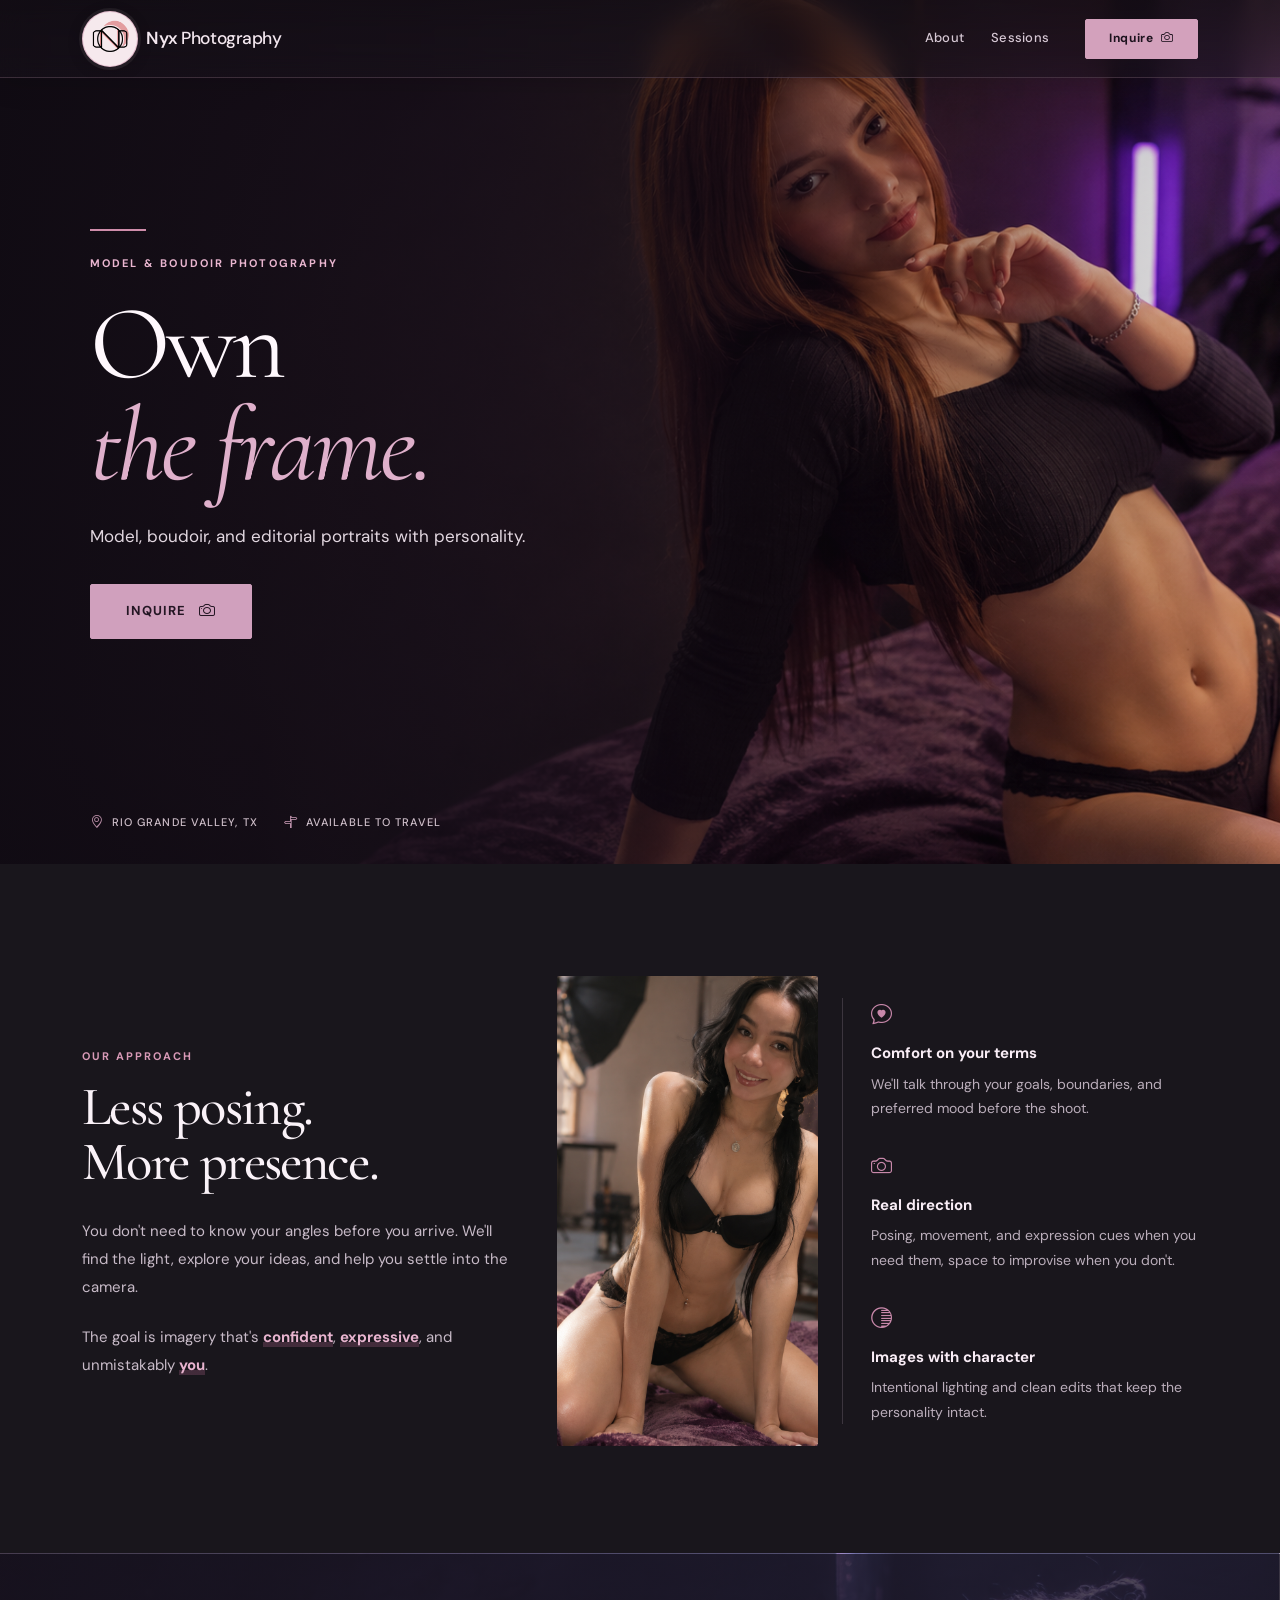
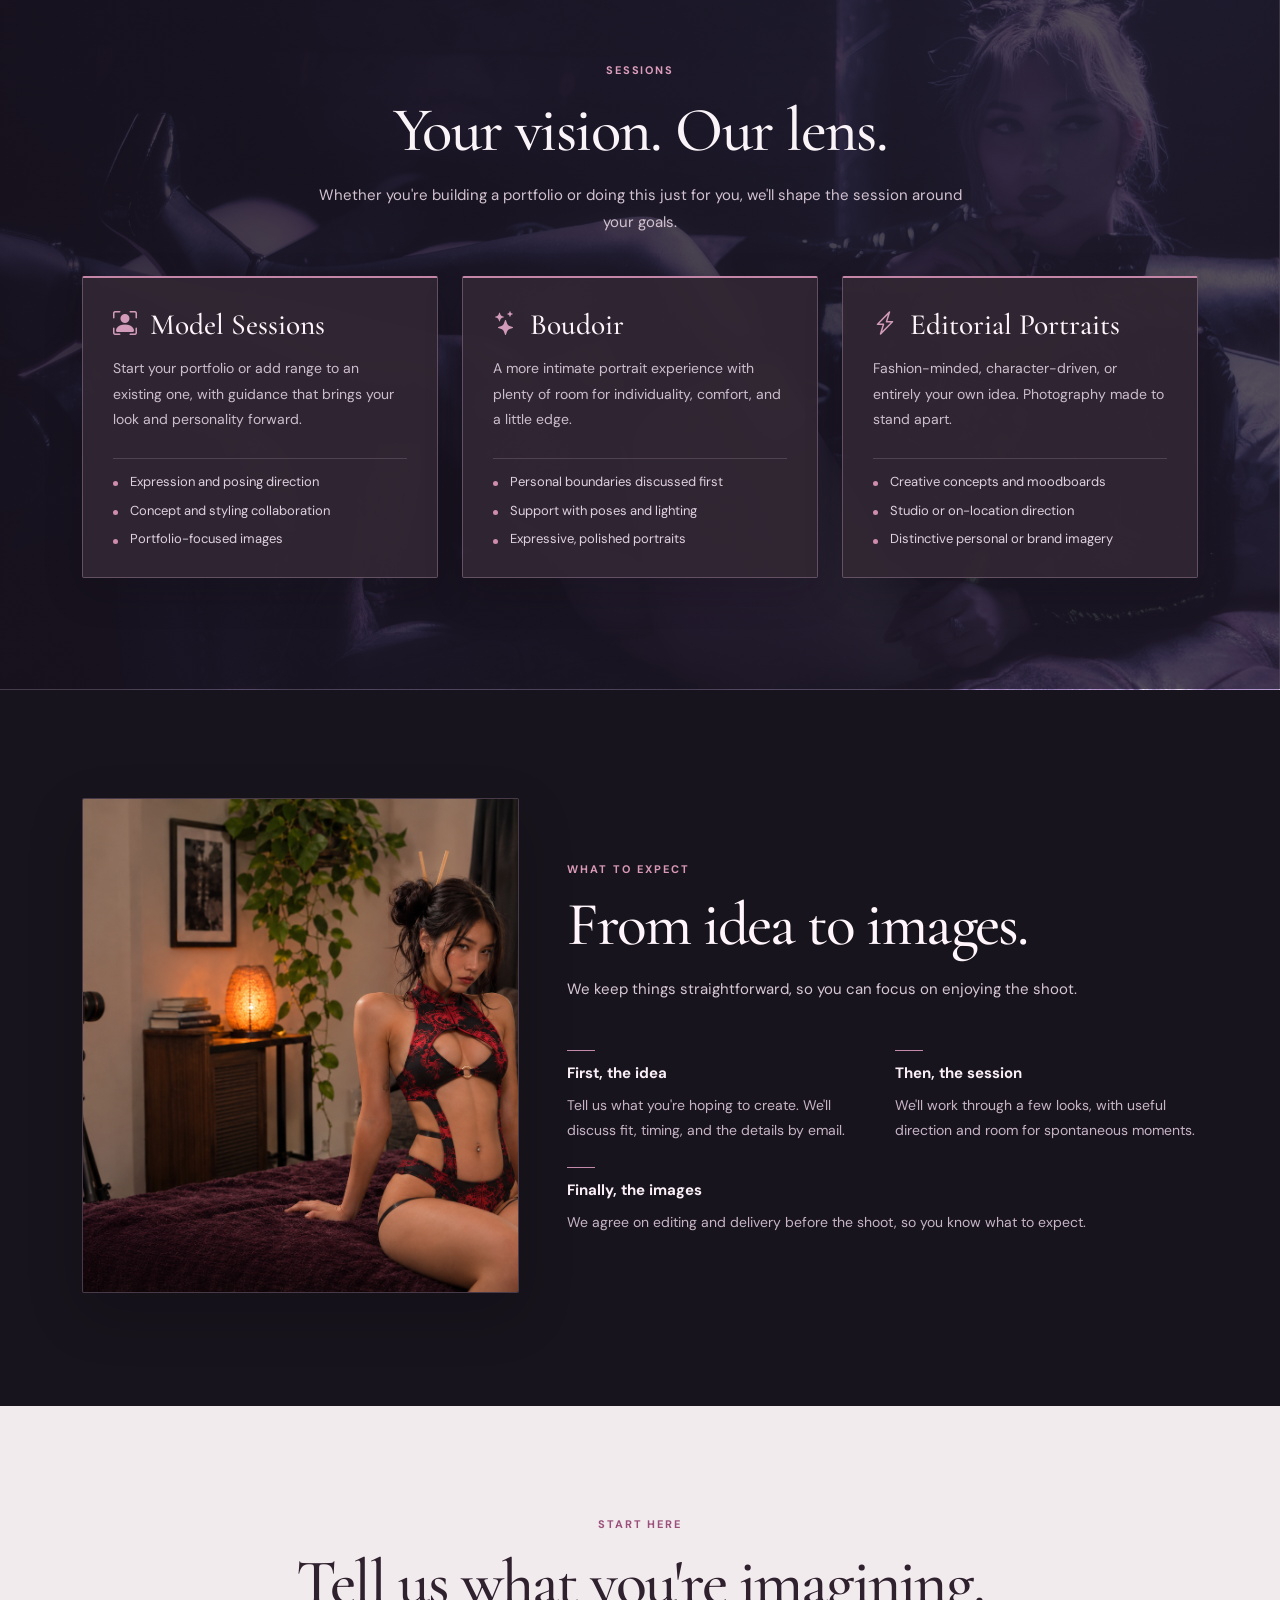
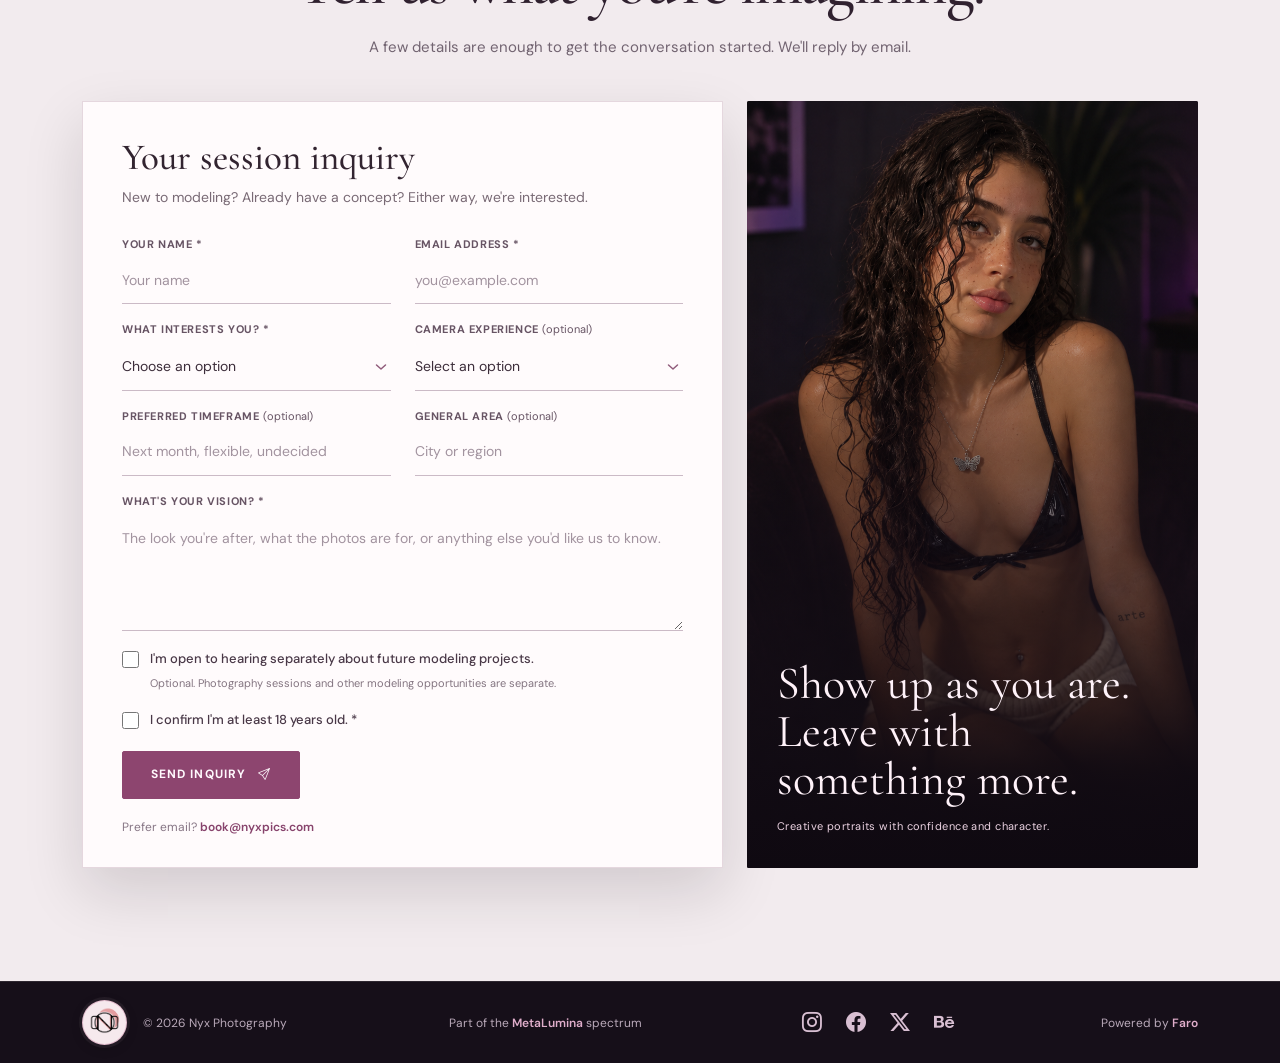
<file: index.html>
<!DOCTYPE html>
<html lang="en">
<head>
  <meta charset="utf-8">
  <meta name="viewport" content="width=device-width, initial-scale=1">
  <meta name="robots" content="index, follow">
  <meta name="theme-color" content="#1b151e">
  <title>Nyx Photography | Model &amp; Boudoir Photographer in the RGV</title>
  <meta name="description" content="Model portfolio, boudoir, and editorial portrait photography in the Rio Grande Valley, TX. Creative direction, a comfortable experience, and images with character.">
  <meta name="keywords" content="Nyx Photography, Nyx Boudoir, model photographer Rio Grande Valley, model portfolio photography RGV, boudoir photographer South Texas, editorial portraits Harlingen, portrait photographer RGV">
  <link rel="canonical" href="https://nyxpics.com/">

  <!-- Social previews -->
  <meta property="og:type" content="website">
  <meta property="og:site_name" content="Nyx Photography">
  <meta property="og:title" content="Nyx Photography | Own the Frame">
  <meta property="og:description" content="Model, boudoir, and editorial portrait sessions with personality. Build your look, find your confidence, and inquire about a shoot.">
  <meta property="og:url" content="https://nyxpics.com/">
  <meta property="og:image" content="https://nyxpics.com/assets/img/hero.png">
  <meta property="og:image:alt" content="Expressive editorial portrait in a moody studio setting">
  <meta name="twitter:card" content="summary_large_image">
  <meta name="twitter:title" content="Nyx Photography | Model, Boudoir &amp; Editorial Sessions">
  <meta name="twitter:description" content="Portrait sessions with personality, natural direction, and an editorial edge.">
  <meta name="twitter:image" content="https://nyxpics.com/assets/img/hero.png">

  <link href="assets/img/favIcon.png" rel="icon" type="image/png">
  <link href="assets/img/favIcon.png" rel="apple-touch-icon">
  <link rel="preconnect" href="https://fonts.googleapis.com">
  <link rel="preconnect" href="https://fonts.gstatic.com" crossorigin>
  <link href="https://fonts.googleapis.com/css2?family=Cormorant+Garamond:ital,wght@0,400;0,500;0,600;1,400;1,500&family=DM+Sans:wght@400;500;600;700&display=swap" rel="stylesheet">
  <link href="assets/vendor/bootstrap/css/bootstrap.min.css" rel="stylesheet">
  <link href="assets/vendor/bootstrap-icons/bootstrap-icons.css" rel="stylesheet">
  <link href="assets/css/main.css" rel="stylesheet">

  <!-- Existing Nyx GA4 property -->
  <script async src="https://www.googletagmanager.com/gtag/js?id=G-DT9BGRNDVZ"></script>
  <script>
    window.dataLayer = window.dataLayer || [];
    function gtag(){ dataLayer.push(arguments); }
    gtag('js', new Date());
    gtag('config', 'G-DT9BGRNDVZ');
  </script>
  <!-- Based on BootstrapMade Strada; commercial license held by the site owner. -->
</head>
<body class="index-page nyx-page">
  <header id="header" class="header d-flex align-items-center fixed-top">
    <div class="container position-relative d-flex align-items-center justify-content-between">
      <a href="#hero" class="logo d-flex align-items-center me-auto me-xl-0" aria-label="Nyx Photography home">
        <img src="assets/img/logo.png" alt="" width="64" height="64">
        <span class="brand-wordmark ms-2">Nyx <span class="brand-subtle">Photography</span></span>
      </a>
      <nav id="navmenu" class="navmenu" aria-label="Main navigation">
        <ul>
          <li><a href="#approach">About</a></li>
          <li><a href="#services">Sessions</a></li>
        </ul>
        <button type="button" class="mobile-nav-toggle d-xl-none bi bi-list" aria-label="Open navigation"></button>
      </nav>
      <a class="cta-btn d-none d-sm-inline-flex align-items-center gap-2" href="#contact">Inquire <i class="bi bi-camera" aria-hidden="true"></i></a>
    </div>
  </header>

  <main class="main">
    <!-- Conversion-first photographic hero. -->
    <section id="hero" class="hero section" aria-labelledby="hero-title">
      <div class="cinema-slider">
        <div class="cinema-frame static-frame">
          <img src="assets/img/hero.png" alt="Confident adult woman in a low-lit editorial portrait" width="1920" height="1080" fetchpriority="high">
          <div class="frame-overlay" aria-hidden="true"></div>
          <div class="frame-content">
            <div class="content-inner">
              <div class="accent-line" aria-hidden="true"></div>
              <span class="tag-label">Model &amp; boudoir photography</span>
              <h1 id="hero-title" class="hero-heading">Own <em>the frame.</em></h1>
              <p>Model, boudoir, and editorial portraits with personality.</p>
              <a href="#contact" class="refined-btn">Inquire <i class="bi bi-camera" aria-hidden="true"></i></a>
            </div>
          </div>
          <div class="hero-location" aria-label="Service area and travel">
            <span class="hero-location-item"><i class="bi bi-geo-alt" aria-hidden="true"></i> Rio Grande Valley, TX</span>
            <span class="hero-location-item"><i class="bi bi-signpost-split" aria-hidden="true"></i> Available to travel</span>
          </div>
        </div>
      </div>
    </section>

    <!-- Confidence, guidance, and an editorial point of view. -->
    <section id="approach" class="about section" aria-labelledby="approach-title">
      <div class="container">
        <div class="row gy-5 align-items-center">
          <div class="col-lg-5">
            <div class="content-block">
              <span class="eyebrow text-uppercase d-inline-block mb-3">Our approach</span>
              <h2 id="approach-title" class="content-heading">Less posing.<br>More presence.</h2>
              <p class="content-lead">You don't need to know your angles before you arrive. We'll find the light, explore your ideas, and help you settle into the camera.</p>
              <p class="content-lead">The goal is imagery that's <strong class="nyx-emphasis">confident</strong>, <strong class="nyx-emphasis">expressive</strong>, and unmistakably <strong class="nyx-emphasis">you</strong>.</p>
            </div>
          </div>
          <div class="col-lg-3">
            <div class="image-block">
              <img src="assets/img/approach.png" alt="Relaxed adult subject in a warm, intimate portrait setting" width="1200" height="1600" loading="lazy">
            </div>
          </div>
          <div class="col-lg-4">
            <div class="features-block">
              <div class="feature-entry">
                <i class="bi bi-chat-heart" aria-hidden="true"></i>
                <h3>Comfort on your terms</h3>
                <p>We'll talk through your goals, boundaries, and preferred mood before the shoot.</p>
              </div>
              <div class="feature-entry">
                <i class="bi bi-camera" aria-hidden="true"></i>
                <h3>Real direction</h3>
                <p>Posing, movement, and expression cues when you need them, space to improvise when you don't.</p>
              </div>
              <div class="feature-entry">
                <i class="bi bi-shadows" aria-hidden="true"></i>
                <h3>Images with character</h3>
                <p>Intentional lighting and clean edits that keep the personality intact.</p>
              </div>
            </div>
          </div>
        </div>
      </div>
    </section>

    <!-- Model-first session offerings with a restrained photographic backdrop. -->
    <section id="services" class="services services-photo-bg section light-background" aria-labelledby="services-title">
      <div class="container">
        <div class="row justify-content-center">
          <div class="col-lg-9 text-center">
            <div class="intro-block">
              <span class="label-tag">Sessions</span>
              <h2 id="services-title">Your vision. Our lens.</h2>
              <p>Whether you're building a portfolio or doing this just for you, we'll shape the session around your goals.</p>
            </div>
          </div>
        </div>
        <div class="row g-4 mt-3">
          <div class="col-lg-4 col-md-6">
            <article class="item-card">
              <h3><span class="icon-wrap" aria-hidden="true"><i class="bi bi-person-bounding-box"></i></span> Model Sessions</h3>
              <p>Start your portfolio or add range to an existing one, with guidance that brings your look and personality forward.</p>
              <ul class="service-points">
                <li>Expression and posing direction</li>
                <li>Concept and styling collaboration</li>
                <li>Portfolio-focused images</li>
              </ul>
            </article>
          </div>
          <div class="col-lg-4 col-md-6">
            <article class="item-card">
              <h3><span class="icon-wrap" aria-hidden="true"><i class="bi bi-stars"></i></span> Boudoir</h3>
              <p>A more intimate portrait experience with plenty of room for individuality, comfort, and a little edge.</p>
              <ul class="service-points">
                <li>Personal boundaries discussed first</li>
                <li>Support with poses and lighting</li>
                <li>Expressive, polished portraits</li>
              </ul>
            </article>
          </div>
          <div class="col-lg-4 col-md-12">
            <article class="item-card">
              <h3><span class="icon-wrap" aria-hidden="true"><i class="bi bi-lightning-charge"></i></span> Editorial Portraits</h3>
              <p>Fashion-minded, character-driven, or entirely your own idea. Photography made to stand apart.</p>
              <ul class="service-points">
                <li>Creative concepts and moodboards</li>
                <li>Studio or on-location direction</li>
                <li>Distinctive personal or brand imagery</li>
              </ul>
            </article>
          </div>
        </div>
      </div>
    </section>

    <!-- Session guidance with one featured photograph and an uncluttered background. -->
    <section id="experience" class="moments section" aria-labelledby="experience-title">
      <div class="container experience-content">
        <div class="row gy-5 gx-lg-5 align-items-center">
          <div class="col-lg-5">
            <div class="moment-photo">
              <img src="assets/img/experience.png" alt="A portrait session in a warmly lit creative studio" width="1600" height="1200" loading="lazy">
            </div>
          </div>
          <div class="col-lg-7">
            <span class="eyebrow text-uppercase d-inline-block mb-3">What to expect</span>
            <h2 id="experience-title">From idea to images.</h2>
            <p>We keep things straightforward, so you can focus on enjoying the shoot.</p>
            <div class="row g-4 mt-2">
              <div class="col-md-6">
                <h3>First, the idea</h3>
                <p>Tell us what you're hoping to create. We'll discuss fit, timing, and the details by email.</p>
              </div>
              <div class="col-md-6">
                <h3>Then, the session</h3>
                <p>We'll work through a few looks, with useful direction and room for spontaneous moments.</p>
              </div>
              <div class="col-md-12">
                <h3>Finally, the images</h3>
                <p>We agree on editing and delivery before the shoot, so you know what to expect.</p>
              </div>
            </div>
          </div>
        </div>
      </div>
    </section>

    <!-- Single email-first conversion destination. -->
    <section id="contact" class="contact section light-background" aria-labelledby="contact-title">
      <div class="container section-title">
        <span class="eyebrow text-uppercase d-inline-block mb-3">Start here</span>
        <h2 id="contact-title">Tell us what you're imagining.</h2>
        <p>A few details are enough to get the conversation started. We'll reply by email.</p>
      </div>
      <div class="container">
        <div class="row gy-5 align-items-stretch">
          <div class="col-lg-7">
            <div class="form-wrapper">
              <h3>Your session inquiry</h3>
              <p>New to modeling? Already have a concept? Either way, we're interested.</p>
              <form id="nyx-inquiry-form" class="nyx-inquiry-form php-email-form" action="https://submit-form.com/ZRr2nRjG8" method="POST" accept-charset="UTF-8">
                <input type="hidden" name="_email.subject" value="[NYX] Photography Inquiry">
                <input type="hidden" name="_email.from" value="Nyx Photography">
                <input type="hidden" name="channel" value="Nyx Photography">
                <div class="visually-hidden" aria-hidden="true">
                  <label for="nyx-honeypot">Leave this field empty</label>
                  <input type="text" name="_honeypot" id="nyx-honeypot" tabindex="-1" autocomplete="off">
                </div>
                <div class="row">
                  <div class="col-md-6 form-group">
                    <label for="nyx-name">Your name *</label>
                    <input type="text" class="form-control" id="nyx-name" name="name" placeholder="Your name" autocomplete="name" maxlength="120" required>
                  </div>
                  <div class="col-md-6 form-group">
                    <label for="nyx-email">Email address *</label>
                    <input type="email" class="form-control" id="nyx-email" name="email" placeholder="you@example.com" autocomplete="email" maxlength="254" required>
                  </div>
                </div>
                <div class="row">
                  <div class="col-md-6 form-group">
                    <label for="nyx-type">What interests you? *</label>
                    <select class="form-control" id="nyx-type" name="session_type" required>
                      <option value="" selected disabled>Choose an option</option>
                      <option value="Model photography">Model photography</option>
                      <option value="Boudoir session">Boudoir session</option>
                      <option value="Editorial portraits">Editorial portraits</option>
                      <option value="Creative collaboration inquiry">Creative collaboration inquiry</option>
                      <option value="Not sure yet">Not sure yet</option>
                    </select>
                  </div>
                  <div class="col-md-6 form-group">
                    <label for="nyx-experience">Camera experience <span class="optional">(optional)</span></label>
                    <select class="form-control" id="nyx-experience" name="camera_experience">
                      <option value="" selected>Select an option</option>
                      <option value="First professional session">My first professional shoot</option>
                      <option value="A few shoots">I've done a few shoots</option>
                      <option value="Experienced">I'm experienced</option>
                      <option value="Prefer not to say">Prefer not to say</option>
                    </select>
                  </div>
                </div>
                <div class="row">
                  <div class="col-md-6 form-group">
                    <label for="nyx-timeframe">Preferred timeframe <span class="optional">(optional)</span></label>
                    <input class="form-control" id="nyx-timeframe" name="date_window" type="text" placeholder="Next month, flexible, undecided" maxlength="120">
                  </div>
                  <div class="col-md-6 form-group">
                    <label for="nyx-location">General area <span class="optional">(optional)</span></label>
                    <input class="form-control" id="nyx-location" name="location" type="text" placeholder="City or region" maxlength="180">
                  </div>
                </div>
                <div class="form-group">
                  <label for="nyx-message">What's your vision? *</label>
                  <textarea class="form-control" id="nyx-message" name="message" rows="4" maxlength="4000" required placeholder="The look you're after, what the photos are for, or anything else you'd like us to know."></textarea>
                </div>
                <div class="form-group consent-group">
                  <label class="consent-line" for="nyx-opportunities">
                    <input type="checkbox" id="nyx-opportunities" name="separate_modeling_opportunities" value="Yes, interested">
                    <span>I'm open to hearing separately about future modeling projects.</span>
                  </label>
                  <small>Optional. Photography sessions and other modeling opportunities are separate.</small>
                </div>
                <div class="form-group consent-group">
                  <label class="consent-line" for="nyx-adult">
                    <input type="checkbox" id="nyx-adult" name="adult_confirmation" value="Yes, 18 or older" required>
                    <span>I confirm I'm at least 18 years old. *</span>
                  </label>
                </div>
                <div id="nyx-form-status" class="form-response" role="status" aria-live="polite"></div>
                <div class="form-footer">
                  <button type="submit" id="nyx-submit">Send Inquiry <i class="bi bi-send" aria-hidden="true"></i></button>
                </div>
                <p class="form-footnote">Prefer email? <a href="mailto:book@nyxpics.com">book@nyxpics.com</a></p>
              </form>
            </div>
          </div>
          <div class="col-lg-5">
            <div class="photo-panel">
              <img src="assets/img/inquiry.png" alt="Expressive portrait in a rich, low-lit studio interior" width="1200" height="1600" loading="lazy">
              <div class="panel-copy">
                <strong>Show up as you are.<br>Leave with something more.</strong>
                <small>Creative portraits with confidence and character.</small>
              </div>
            </div>
          </div>
        </div>
      </div>
    </section>
  </main>

  <footer id="footer" class="footer">
    <div class="container">
      <div class="footer-main">
        <div class="row align-items-center gy-3 gx-4">
          <div class="col-lg-3 col-md-6">
            <div class="brand-section d-flex align-items-center gap-3">
              <a href="#hero" class="logo" aria-label="Back to top"><img src="assets/img/logo.png" alt="" width="64" height="64" loading="lazy"></a>
              <small>© <span id="year">2026</span> Nyx Photography</small>
            </div>
          </div>
          <div class="col-lg-4 col-md-6 text-lg-center">
            <span>Part of the <a class="spectrum-link" href="https://metalumina.studio/" target="_blank" rel="noopener noreferrer">MetaLumina</a> spectrum</span>
          </div>
          <div class="col-lg-3 col-md-6">
            <div class="d-flex gap-3 justify-content-lg-center">
              <a href="https://www.instagram.com/nyx.boudoir" target="_blank" rel="noopener noreferrer" aria-label="Nyx on Instagram"><i class="bi bi-instagram fs-5" aria-hidden="true"></i></a>
              <a href="https://www.facebook.com/nyxboudoir" target="_blank" rel="noopener noreferrer" aria-label="Nyx on Facebook"><i class="bi bi-facebook fs-5" aria-hidden="true"></i></a>
              <a href="https://www.twitter.com/NyxPhotographs/" target="_blank" rel="noopener noreferrer" aria-label="Nyx on X"><i class="bi bi-twitter-x fs-5" aria-hidden="true"></i></a>
              <a href="https://www.behance.net/nyxphotography" target="_blank" rel="noopener noreferrer" aria-label="Nyx on Behance"><i class="bi bi-behance fs-5" aria-hidden="true"></i></a>
            </div>
          </div>
          <div class="col-lg-2 col-md-6 text-lg-end">
            <small>Powered by <a href="https://farodigitalstudio.com/" target="_blank" rel="noopener noreferrer">Faro</a></small>
          </div>
        </div>
      </div>
    </div>
  </footer>

  <a href="#" id="scroll-top" class="scroll-top d-flex align-items-center justify-content-center" aria-label="Back to top"><i class="bi bi-arrow-up-short" aria-hidden="true"></i></a>

  <script type="application/ld+json">
  {
    "@context": "https://schema.org",
    "@type": "ProfessionalService",
    "name": "Nyx Photography",
    "alternateName": "Nyx Boudoir",
    "url": "https://nyxpics.com/",
    "image": "https://nyxpics.com/assets/img/hero.png",
    "email": "book@nyxpics.com",
    "description": "Model portfolio photography, boudoir sessions and creative editorial portraits for adults in South Texas, with travel by arrangement.",
    "areaServed": ["Rio Grande Valley", "South Texas"],
    "hasOfferCatalog": {
      "@type": "OfferCatalog",
      "name": "Photography sessions",
      "itemListElement": [
        {"@type": "Offer", "itemOffered": {"@type": "Service", "name": "Model portfolio photography"}},
        {"@type": "Offer", "itemOffered": {"@type": "Service", "name": "Boudoir photography"}},
        {"@type": "Offer", "itemOffered": {"@type": "Service", "name": "Editorial portrait photography"}}
      ]
    },
    "sameAs": [
      "https://www.instagram.com/nyx.boudoir",
      "https://www.facebook.com/nyxboudoir",
      "https://www.twitter.com/NyxPhotographs/",
      "https://www.behance.net/nyxphotography"
    ]
  }
  </script>

  <!-- Nyx-specific navigation and Formspark form handling. -->
  <script src="assets/vendor/bootstrap/js/bootstrap.bundle.min.js"></script>
  <script src="assets/js/main.js"></script>
  <script>
    document.getElementById('year').textContent = new Date().getFullYear();
  </script>
</body>
</html>
</file>
<file: assets/css/main.css>
/**
 * Nyx Photography | MetaLumina Spectrum
 * Shared technical foundation: BootstrapMade Strada
 * Visual direction: noir plum, muted rose, cinematic editorial portraiture.
 * Only the selectors used by Nyx's lean single-page build are retained.
 */

/* 01 | Brand tokens and global styles */
:root {
  --default-font: "DM Sans", system-ui, -apple-system, "Segoe UI", sans-serif;
  --heading-font: "Cormorant Garamond", Georgia, serif;
  --nav-font: "DM Sans", system-ui, sans-serif;
  --background-color: #19161c;
  --default-color: #cfc3ce;
  --heading-color: #faf2f8;
  --accent-color: #c786a7;
  --surface-color: #28212b;
  --contrast-color: #17121a;
  --nyx-ink: #19161c;
  --nyx-ink-deep: #120f15;
  --nyx-plum: #271e2b;
  --nyx-paper: #f5eef1;
  --nyx-rose: #c786a7;
  --nyx-rose-soft: #e8bfcf;
  --nyx-line: rgba(238, 216, 233, .16);
  --nyx-border-dark: rgba(46, 30, 42, .16);
  --nyx-shadow: 0 24px 56px rgba(18, 12, 18, .14);
}
.light-background {
  --background-color: #251e28;
  --surface-color: #2f2532;
  --default-color: #cfc2cf;
  --heading-color: #fcf5fa;
}
*, *::before, *::after { box-sizing: border-box; }
html { scroll-behavior: smooth; }
body {
  min-width: 320px;
  margin: 0;
  background: var(--nyx-ink);
  color: var(--default-color);
  font: 400 15px/1.7 var(--default-font);
  -webkit-font-smoothing: antialiased;
  text-rendering: optimizeLegibility;
}
body.mobile-nav-active { overflow: hidden; }
img { display: block; max-width: 100%; }
button, input, textarea, select { font: inherit; }
a { color: var(--accent-color); text-decoration: none; transition: color .2s, background-color .2s, border-color .2s; }
a:hover { color: var(--nyx-rose-soft); text-decoration: none; }
a:focus-visible, button:focus-visible, input:focus-visible, textarea:focus-visible, select:focus-visible {
  outline: 2px solid #d6a1c0; outline-offset: 3px;
}
h1, h2, h3, h4, h5, h6 { color: var(--heading-color); font-family: var(--heading-font); text-wrap: balance; }
::selection { background: #aa698b; color: #fff; }
section, .section {
  position: relative;
  padding: 88px 0;
  color: var(--default-color);
  background: var(--background-color);
  overflow: clip;
  scroll-margin-top: 83px;
}
.section-title { text-align: center; padding-bottom: 40px; }
.section-title h2 { margin: 0 0 17px; font-size: clamp(2.9rem, 5vw, 4.5rem); font-weight: 500; letter-spacing: -.03em; line-height: 1.07; }
.section-title p { max-width: 640px; margin: 0 auto; font-size: 15px; line-height: 1.8; }
.eyebrow {
  display: inline-block; color: #d99ab7; font-size: 11px; font-weight: 700;
  line-height: 1.5; letter-spacing: .18em; text-transform: uppercase;
}

/* 02 | Fixed header and responsive navigation */
.index-page #header {
  position: fixed; inset: 0 0 auto; z-index: 997;
  min-height: 78px; padding: 10px 0;
  color: #f9eef6;
  /* Keep one consistent appearance at every scroll position. Swapping a
     gradient for a solid fill caused a visible snap near the scroll threshold. */
  background: linear-gradient(180deg, rgba(19, 14, 21, .66), rgba(24, 18, 27, .51));
  border-bottom: 1px solid rgba(231, 188, 218, .19);
  box-shadow: 0 8px 24px rgba(5, 3, 8, .13);
  backdrop-filter: blur(14px); -webkit-backdrop-filter: blur(14px);
}
/* The scrolled class is still used by navigation and scroll-to-top JS.
   The header itself deliberately does not change appearance on scroll. */
.header .logo { position: relative; z-index: 2; line-height: 1; flex-shrink: 0; }
.index-page #header .logo img {
  width: 56px; height: 56px; object-fit: contain;
  padding: 7px; border-radius: 50%;
  background: #f6e9ed;
  border: 1px solid rgba(221, 174, 195, .75);
  box-shadow: 0 0 0 3px rgba(246, 233, 237, .07), 0 3px 15px rgba(8, 4, 11, .18);
}
.index-page #header .brand-wordmark {
  font: 600 1.09rem/1.15 var(--nav-font);
  color: #f3e7ef;
  letter-spacing: -.025em; white-space: nowrap;
}
.index-page #header .brand-subtle { color: #f3e7ef; font-weight: 500; }
.header .cta-btn {
  display: inline-flex; justify-content: center; align-items: center;
  min-height: 40px; padding: 9px 23px; white-space: nowrap;
  color: #1c121d; background: #d3a1bc; border: 1px solid #d3a1bc;
  border-radius: 2px; font: 700 12px/1.3 var(--nav-font); letter-spacing: .05em;
}
.header .cta-btn:hover, .header .cta-btn:focus-visible { background: #efc2d9; border-color: #efc2d9; color: #1c121d; }
@media (min-width: 1200px) {
  .navmenu { margin-left: auto; padding-right: 24px; }
  .navmenu > ul { display: flex; align-items: center; gap: 3px; margin: 0; padding: 0; list-style: none; }
  .navmenu > ul > li { padding: 12px 8px; }
  .navmenu a {
    position: relative; display: inline-flex; padding: 7px 4px;
    color: #d6c8d4; font: 500 13px/1.4 var(--nav-font); letter-spacing: .02em;
  }
  .navmenu a::after {
    content: ""; position: absolute; bottom: 0; left: 4px; right: 4px;
    height: 1px; background: #d49db9; transform: scaleX(0); transform-origin: left;
    transition: transform .2s;
  }
  .navmenu a:hover, .navmenu a.active { color: #fff6fd; }
  .navmenu a:hover::after, .navmenu a.active::after { transform: scaleX(1); }
  .mobile-nav-toggle { display: none; }
}
@media (max-width: 1199.98px) {
  .index-page #header { min-height: 70px; padding: 7px 0; }
  .index-page #header .logo img { width: 52px; height: 52px; }
  .header .cta-btn { margin-left: auto; margin-right: 15px; padding-inline: 15px; }
  .mobile-nav-toggle {
    position: relative; z-index: 9999; display: inline-flex;
    align-items: center; justify-content: center;
    width: 42px; height: 42px; padding: 0; border: 0; background: transparent;
    color: #fff3fa; font-size: 29px; cursor: pointer;
  }
  .navmenu > ul {
    display: none; position: fixed; inset: 79px 18px auto;
    max-height: calc(100dvh - 100px); overflow-y: auto;
    margin: 0; padding: 12px 0; list-style: none;
    background: #28202d; border: 1px solid rgba(231, 188, 218, .2);
    box-shadow: 0 25px 60px rgba(0, 0, 0, .42); z-index: 9998;
  }
  .navmenu a { display: block; padding: 14px 24px; color: #f0e5ee; font-size: 16px; font-weight: 500; }
  .navmenu a:hover, .navmenu a.active { color: #edb6d0; background: rgba(255, 255, 255, .04); }
  .mobile-nav-active .navmenu { position: fixed; z-index: 9997; inset: 0; background: rgba(11, 8, 15, .86); }
  .mobile-nav-active .navmenu > ul { display: block; }
  .mobile-nav-active .mobile-nav-toggle { position: fixed; top: 15px; right: 16px; }
  .mobile-nav-active .header .cta-btn { visibility: hidden; }
}
@media (max-width: 575.98px) {
  .index-page #header .logo img { width: 46px; height: 46px; }
  .index-page #header .brand-wordmark { font-size: .98rem; }
  .mobile-nav-active .navmenu > ul { inset: 74px 12px auto; }
  .mobile-nav-active .mobile-nav-toggle { top: 13px; right: 11px; }
}

/* 03 | Photographic hero */
.index-page .hero { padding: 0; background: #130f16; overflow: hidden; }
.hero .cinema-slider { position: relative; }
.index-page .hero .cinema-frame {
  position: relative; width: 100%; height: min(96svh, 920px); min-height: 650px;
  overflow: hidden; background: #100d14;
}
.index-page .hero .cinema-frame > img {
  position: absolute; inset: 0; width: 100%; height: 100%;
  object-fit: cover; object-position: 64% 46%; filter: saturate(.9) contrast(1.03);
}
.index-page .hero .frame-overlay {
  position: absolute; z-index: 1; inset: 0; pointer-events: none;
  background: linear-gradient(95deg, rgba(16, 11, 19, .96) 0%, rgba(22, 14, 25, .77) 38%, rgba(22, 12, 23, .38) 65%, rgba(14, 9, 15, .06) 100%);
}
.index-page .hero .frame-content {
  position: absolute; z-index: 2; inset: 0; display: flex; align-items: center;
  padding: 100px max(7%, calc((100vw - 1320px) / 2)) 96px;
}
.index-page .hero .content-inner { width: 100%; max-width: 750px; }
.index-page .hero .accent-line { width: 56px; height: 2px; margin-bottom: 24px; background: #cf8dab; }
.index-page .hero .tag-label {
  display: block; margin-bottom: 21px; color: #eab6d0;
  font: 700 11px/1.5 var(--default-font); letter-spacing: .2em; text-transform: uppercase;
}
.index-page .hero .hero-heading {
  max-width: 790px; margin: 0 0 24px; color: #fff8fd;
  font: 400 clamp(4.6rem, 8.2vw, 8rem)/.98 var(--heading-font);
  letter-spacing: -.035em;
}
.index-page .hero .hero-heading em { display: block; color: #dfb0cb; font-style: italic; font-weight: 400; }
.index-page .hero .content-inner p {
  max-width: 520px; margin: 0 0 32px; color: rgba(255, 244, 253, .88);
  font-size: 17px; font-weight: 400; line-height: 1.75;
}
.index-page .hero .refined-btn {
  display: inline-flex; align-items: center; justify-content: center; gap: 13px;
  min-height: 55px; padding: 15px 35px; border: 1px solid #d0a0bd;
  border-radius: 2px; color: #241624; background: #d0a0bd;
  font: 700 13px/1.3 var(--default-font); letter-spacing: .08em; text-transform: uppercase;
  transition: background-color .2s, border-color .2s, transform .2s;
}
.index-page .hero .refined-btn:hover { background: #efc5dc; border-color: #efc5dc; color: #241624; transform: translateY(-2px); }
.index-page .hero .refined-btn i { font-size: 16px; }
.index-page .hero .hero-location {
  position: absolute; z-index: 2; bottom: 31px;
  left: max(7%, calc((100vw - 1320px) / 2));
  right: max(7%, calc((100vw - 1320px) / 2));
  display: flex; flex-wrap: wrap; align-items: center; gap: 12px 26px;
  color: #ead9e4; opacity: .87; font: 500 11px/1.6 var(--nav-font);
  letter-spacing: .1em; text-transform: uppercase;
}
.index-page .hero .hero-location-item { display: inline-flex; align-items: center; gap: 8px; }
.index-page .hero .hero-location-item i { color: #d7a5c1; font-size: 13px; }

/* 04 | About: more editorial than agency */
.index-page .about { padding: 112px 0 107px; background: #19161c; }
.index-page .about .content-block { padding-right: 17px; }
.index-page .about .content-heading {
  margin: 0 0 28px; font-size: clamp(3rem, 4.25vw, 4.55rem);
  font-weight: 500; line-height: 1.01; letter-spacing: -.03em;
}
.index-page .about .content-lead {
  max-width: 465px; margin: 0 0 22px; color: #c8bbc8;
  font-size: 15px; line-height: 1.86;
}
.index-page .about .content-lead:last-child { margin-bottom: 0; }
.index-page .about .nyx-emphasis {
  color: #e8b4cf; font-weight: 700;
  background: linear-gradient(transparent 75%, rgba(189, 107, 149, .25) 75%);
}
.index-page .about .image-block { overflow: hidden; width: 100%; background: #261a26; }
.index-page .about .image-block img {
  width: 100%; height: 470px; max-height: none;
  object-fit: cover; object-position: center 35%; border-radius: 2px;
}
.index-page .about .features-block { padding-left: 28px; border-left: 1px solid var(--nyx-line); }
.index-page .about .feature-entry { margin: 0 0 29px; }
.index-page .about .feature-entry:last-child { margin-bottom: 0; }
.index-page .about .feature-entry i { display: block; margin-bottom: 10px; color: #c888aa; font-size: 21px; }
.index-page .about .feature-entry h3 {
  margin: 0 0 8px; color: #f9edf6;
  font: 700 15px/1.35 var(--default-font);
}
.index-page .about .feature-entry p { margin: 0; color: #bbaebb; font-size: 14px; line-height: 1.75; }

/* 05 | Sessions: model-first, copy-led, no galleries */
.index-page .services.services-photo-bg {
  padding: 103px 0 111px;
  background-color: #251e28;
  background-image: linear-gradient(100deg, rgba(24, 17, 29, .82), rgba(30, 21, 35, .74)), url("../img/background.jpg");
  background-size: cover;
  background-position: center 45%;
  background-repeat: no-repeat;
  border-top: 1px solid rgba(233, 185, 214, .25);
  border-bottom: 1px solid rgba(233, 185, 214, .25);
}
.index-page .services .intro-block { width: 100%; padding-bottom: 0; }
.index-page .services .label-tag {
  display: inline-block; margin-bottom: 19px; color: #dc9ebc;
  font: 700 11px/1.5 var(--default-font); letter-spacing: .18em; text-transform: uppercase;
}
.index-page .services .intro-block h2 {
  max-width: 850px; margin: 0 auto 20px;
  color: #faf3f8; font: 500 clamp(3.1rem, 4.9vw, 4.8rem)/1.03 var(--heading-font);
  letter-spacing: -.025em;
}
.index-page .services .intro-block p { max-width: 670px; margin: 0 auto; font-size: 15px; line-height: 1.8; color: #d2c2d0; }
.index-page .services .row > div { display: flex; }
.index-page .services .item-card {
  display: flex; flex-direction: column; width: 100%; min-height: 302px;
  padding: 30px 30px 27px; color: #d9ccd7;
  background: rgba(49, 39, 51, .97); border: 1px solid rgba(237, 197, 225, .28);
  border-top: 2px solid #c486a6; border-radius: 2px;
  box-shadow: 0 14px 38px rgba(15, 10, 16, .19);
  transition: transform .24s, border-color .24s, box-shadow .24s;
}
.index-page .services .item-card:hover { transform: translateY(-4px); border-color: rgba(228, 169, 204, .47); box-shadow: 0 25px 48px rgba(13, 9, 17, .24); }
.index-page .services .item-card h3 {
  display: flex; align-items: center; gap: 13px; margin: 0 0 15px;
  color: #fff4fb; font: 500 clamp(1.8rem, 2.3vw, 2.1rem)/1.13 var(--heading-font);
  white-space: normal;
}
.index-page .services .item-card .icon-wrap { display: inline-flex; flex: 0 0 auto; align-items: center; justify-content: center; }
.index-page .services .item-card .icon-wrap i { font-size: 24px; color: #d29bb9; }
.index-page .services .item-card p { margin: 0 0 14px; color: #cdbdcd; font-size: 14px; line-height: 1.8; }
.index-page .services .service-points {
  margin: auto 0 0; padding: 13px 0 0; list-style: none;
  border-top: 1px solid rgba(238, 206, 228, .17);
}
.index-page .services .service-points li {
  position: relative; margin-bottom: 8px; padding-left: 17px;
  color: #e0d0df; font-size: 13px; line-height: 1.6;
}
.index-page .services .service-points li:last-child { margin-bottom: 0; }
.index-page .services .service-points li::before {
  content: ""; position: absolute; top: .72em; left: 0;
  width: 5px; height: 5px; border-radius: 50%; background: #cf8cae;
}

/* 06 | What to expect: single featured image on a clean dark ground */
.index-page #experience {
  padding: 108px 0 113px;
  background: #18141d;
}
.index-page #experience .experience-content { position: relative; z-index: 1; }
.index-page #experience .moment-photo {
  width: 100%; height: 495px; overflow: hidden;
  background: #2e2431; border: 1px solid rgba(229, 178, 211, .15); border-radius: 2px;
  box-shadow: 0 20px 55px rgba(5, 3, 9, .2);
}
.index-page #experience .moment-photo img {
  width: 100%; height: 100%; object-fit: cover; object-position: 52% center;
  transition: transform .45s;
}
.index-page #experience .moment-photo:hover img { transform: scale(1.025); }
.index-page #experience h2 {
  max-width: 780px; margin: 0 0 18px;
  color: #fff5fa; font: 500 clamp(3rem, 4.8vw, 4.65rem)/1.05 var(--heading-font);
  letter-spacing: -.03em;
}
.index-page #experience > .container > .row > .col-lg-7 > p { margin: 0; max-width: 580px; color: #d6c7d4; font-size: 15px; line-height: 1.8; }
.index-page #experience .row.g-4 { margin-top: 23px !important; }
.index-page #experience .row.g-4 > div { padding-top: 13px; }
.index-page #experience .row.g-4 h3 {
  position: relative; margin: 0 0 9px; color: #faeef7;
  font: 700 15px/1.4 var(--default-font);
}
.index-page #experience .row.g-4 h3::before { content: ""; position: absolute; top: -13px; left: 0; width: 28px; height: 1px; background: #c38aab; }
.index-page #experience .row.g-4 p { margin: 0; max-width: 550px; color: #c7b5c6; font-size: 14px; line-height: 1.8; }

/* 07 | Inquiry: luminous contrast against the dark site */
.index-page .contact {
  padding: 105px 0 113px; color: #5b4b56;
  background: #f2ebee;
}
.index-page .contact .section-title h2 { color: #30212f; }
.index-page .contact .section-title p { color: #726471; }
.index-page .contact .eyebrow { color: #9a507a; }
.index-page .contact .form-wrapper {
  width: 100%; height: 100%; padding: 36px 39px 31px;
  background: #fffbfc; border: 1px solid #e5d7de; box-shadow: var(--nyx-shadow);
}
.index-page .contact .form-wrapper h3 {
  margin: 0 0 8px; color: #322430;
  font: 500 37px/1.08 var(--heading-font);
}
.index-page .contact .form-wrapper > p { max-width: 510px; margin: 0 0 27px; color: #796a75; font-size: 14px; line-height: 1.7; }
.index-page .contact .php-email-form .form-group { margin-bottom: 18px; }
.index-page .contact .php-email-form label:not(.consent-line) {
  display: block; margin: 0 0 7px; color: #675464;
  font: 700 11px/1.4 var(--default-font); letter-spacing: .055em; text-transform: uppercase;
}
.index-page .contact .optional { font-weight: 400; text-transform: none; letter-spacing: normal; }
.index-page .contact .php-email-form .form-control {
  display: block; width: 100%; height: auto; min-height: 45px;
  padding: 10px 0 12px; color: #3c2d3a;
  background: transparent; border: 0; border-bottom: 1px solid #cbbac6;
  border-radius: 0; box-shadow: none;
  font: 400 14px/1.5 var(--default-font);
  transition: border-color .2s, box-shadow .2s;
}
.index-page .contact .php-email-form .form-control::placeholder { color: #a2939f; opacity: 1; }
.index-page .contact .php-email-form .form-control:hover { border-bottom-color: #b27e9d; }
.index-page .contact .php-email-form .form-control:focus { border-bottom: 2px solid #9e5e85; outline: 0; box-shadow: 0 3px 0 -1px rgba(151, 87, 124, .09); }
.index-page .contact .php-email-form .form-control:focus-visible { outline: 2px solid #ad7797; outline-offset: 2px; }
.index-page .contact .php-email-form select.form-control {
  min-height: 46px; padding-right: 28px; cursor: pointer;
  appearance: none; -webkit-appearance: none;
  background-image: url("data:image/svg+xml,%3Csvg xmlns='http://www.w3.org/2000/svg' width='16' height='16' viewBox='0 0 16 16'%3E%3Cpath d='m3.5 6 4.5 4 4.5-4' fill='none' stroke='%23905b7a' stroke-width='1.5' stroke-linecap='round' stroke-linejoin='round'/%3E%3C/svg%3E");
  background-position: right 2px center; background-repeat: no-repeat; background-size: 16px 16px;
}
.index-page .contact .php-email-form textarea.form-control { min-height: 115px; resize: vertical; padding-top: 12px; }
.index-page .contact .consent-group { margin-top: 2px; margin-bottom: 16px; }
.index-page .contact .consent-line {
  display: flex; align-items: flex-start; gap: 11px; margin: 0 0 5px;
  color: #493847; font: 500 13px/1.55 var(--default-font); cursor: pointer;
  text-transform: none; letter-spacing: normal;
}
.index-page .contact .consent-line input {
  appearance: auto; flex: 0 0 auto; width: 17px; height: 17px; margin: 2px 0 0;
  accent-color: #8d456f; cursor: pointer;
}
.index-page .contact .consent-group small { display: block; padding-left: 28px; color: #847581; font-size: 11px; line-height: 1.6; }
.index-page .contact .form-response { display: none; margin: 16px 0; padding: 12px 15px; border: 1px solid transparent; font-size: 13px; }
.index-page .contact .form-response.is-visible { display: block; }
.index-page .contact .form-response.is-success { border-color: #a6caa7; background: #edf7ed; color: #2d6039; }
.index-page .contact .form-response.is-error { border-color: #dfaaa6; background: #fff0ee; color: #8e312b; }
.index-page .contact .php-email-form .form-footer { display: flex; margin-top: 21px; }
.index-page .contact .php-email-form button[type="submit"] {
  display: inline-flex; align-items: center; justify-content: center; gap: 12px;
  min-height: 48px; padding: 13px 28px; border: 1px solid #8d456f;
  border-radius: 2px; background: #8d456f; color: #fff9fd;
  font: 700 12px/1.3 var(--default-font); letter-spacing: .09em;
  text-transform: uppercase; cursor: pointer;
  transition: background .2s, border-color .2s, transform .2s;
}
.index-page .contact .php-email-form button[type="submit"]:hover { background: #723559; border-color: #723559; transform: translateY(-1px); }
.index-page .contact .php-email-form button[type="submit"]:disabled { opacity: .6; transform: none; cursor: wait; }
.index-page .contact .form-footnote { margin: 19px 0 0; color: #877685; font-size: 12px; line-height: 1.5; }
.index-page .contact .form-footnote a { color: #87436c; font-weight: 600; }
.index-page .contact .form-footnote a:hover { color: #632c4c; text-decoration: underline; }
.index-page .contact .photo-panel {
  position: relative; height: 100%; min-height: 690px;
  overflow: hidden; background: #251a27; border-radius: 2px;
}
.index-page .contact .photo-panel img { width: 100%; height: 100%; object-fit: cover; object-position: center 35%; }
.index-page .contact .photo-panel::after {
  content: ""; position: absolute; inset: 0; pointer-events: none;
  background: linear-gradient(to top, rgba(15, 9, 17, .94) 0%, rgba(22, 13, 26, .45) 42%, transparent 74%);
}
.index-page .contact .photo-panel .panel-copy { position: absolute; z-index: 1; right: 27px; bottom: 34px; left: 30px; }
.index-page .contact .photo-panel strong {
  display: block; max-width: 480px; color: #fff2f9;
  font: 400 clamp(2.2rem, 3.6vw, 3.3rem)/1.04 var(--heading-font);
}
.index-page .contact .photo-panel small { display: block; margin-top: 14px; color: #ecd3e2; font-size: 11px; line-height: 1.5; letter-spacing: .04em; }

/* 08 | Compact shared MetaLumina footer */
.index-page .footer {
  padding: 18px 0; background: #160f19;
  color: #b9a9b9; border-top: 1px solid rgba(255, 255, 255, .1);
  font-size: 12px;
}
.index-page .footer .footer-main { margin: 0; }
.index-page .footer .brand-section { min-width: 0; }
.index-page .footer .logo { flex-shrink: 0; }
.index-page .footer .logo img {
  width: 45px; height: 45px; object-fit: contain;
  padding: 6px; border-radius: 50%;
  background: #f6e9ed;
  border: 1px solid rgba(221, 174, 195, .75);
  box-shadow: 0 0 0 3px rgba(246, 233, 237, .06), 0 3px 12px rgba(8, 4, 11, .18);
}
.index-page .footer small, .index-page .footer .footer-main span { font-size: 12px; line-height: 1.5; }
.index-page .footer .spectrum-link, .index-page .footer a[href*="farodigitalstudio.com"] { color: #e0aecb; font-weight: 600; }
.index-page .footer .spectrum-link:hover, .index-page .footer a[href*="farodigitalstudio.com"]:hover { color: #fff3fa; }
.index-page .footer .footer-main a[aria-label^="Nyx on"] {
  display: inline-flex; align-items: center; justify-content: center;
  width: 28px; height: 30px; color: #d8bfd2; transition: color .2s, transform .2s;
}
.index-page .footer .footer-main a[aria-label^="Nyx on"]:hover { color: #f5d0e6; transform: translateY(-2px); }

/* 09 | Scroll-to-top */
.scroll-top {
  position: fixed; z-index: 996; right: 20px; bottom: 20px;
  display: flex; align-items: center; justify-content: center;
  width: 43px; height: 43px; opacity: 0; visibility: hidden;
  color: #fff5fb; background: #8b4d73; border: 1px solid rgba(255, 255, 255, .18);
  border-radius: 2px; box-shadow: 0 7px 20px rgba(0, 0, 0, .17);
  transition: opacity .2s, visibility .2s, background .2s;
}
.scroll-top i { color: inherit; font-size: 23px; line-height: 0; }
.scroll-top.active { opacity: 1; visibility: visible; }
.scroll-top:hover { color: #fff; background: #6f3758; }

/* 10 | Responsive composition */
@media (max-width: 1199.98px) {
  .index-page .hero .frame-content { padding-left: 7%; padding-right: 7%; }
  .index-page .about .content-block { padding-right: 0; }
  .index-page .about .features-block { padding-left: 20px; }
}
@media (max-width: 991.98px) {
  section, .section { padding: 78px 0; }
  .index-page .hero .cinema-frame { min-height: 620px; }
  .index-page .hero .hero-heading { font-size: clamp(4.35rem, 9vw, 6.4rem); }
  .index-page .about { padding: 83px 0; }
  .index-page .about .image-block img { height: 430px; }
  .index-page .about .features-block {
    padding: 26px 0 0; border: 0; border-top: 1px solid var(--nyx-line);
    display: grid; grid-template-columns: repeat(3, minmax(0, 1fr)); gap: 22px;
  }
  .index-page .about .feature-entry { margin: 0; }
  .index-page .services { padding: 86px 0 93px; }
  .index-page .services .item-card { min-height: 0; }
  .index-page #experience { padding: 84px 0; }
  .index-page #experience .moment-photo { height: 410px; }
  .index-page .contact { padding: 88px 0 95px; }
  .index-page .contact .photo-panel { min-height: 430px; max-height: 540px; }
  .index-page .footer { padding: 18px 0; }
}
@media (max-width: 767.98px) {
  section, .section { scroll-margin-top: 70px; }
  .index-page .hero .cinema-frame { height: 100svh; min-height: 640px; }
  .index-page .hero .cinema-frame > img { object-position: 63% 40%; }
  .index-page .hero .frame-overlay {
    background: linear-gradient(180deg, rgba(16, 11, 19, .3) 0%, rgba(16, 11, 19, .5) 32%, rgba(15, 10, 17, .88) 75%, rgba(13, 8, 15, .97) 100%);
  }
  .index-page .hero .frame-content { align-items: flex-end; padding: 92px 23px 128px; }
  .index-page .hero .accent-line { margin-bottom: 17px; }
  .index-page .hero .tag-label { margin-bottom: 14px; font-size: 10px; }
  .index-page .hero .hero-heading { font-size: clamp(3.55rem, 11.6vw, 5.2rem); margin-bottom: 19px; }
  .index-page .hero .content-inner p { margin-bottom: 23px; font-size: 15px; line-height: 1.65; }
  .index-page .hero .refined-btn { min-height: 50px; padding: 14px 24px; font-size: 12px; }
  .index-page .hero .hero-location { left: 23px; right: 23px; bottom: 26px; gap: 8px 14px; font-size: 10px; letter-spacing: .07em; }
  .index-page .about { padding: 76px 0 81px; }
  .index-page .about .image-block img { height: 400px; }
  .index-page .about .features-block { grid-template-columns: 1fr; gap: 23px; }
  .index-page .services { padding: 76px 0 82px; }
  .index-page .services .item-card { padding: 30px 29px; min-height: 0; }
  .index-page .services .item-card h3 { font-size: 2rem; }
  .index-page #experience { padding: 78px 0; }
  .index-page #experience .moment-photo { height: 390px; }
  .index-page .contact { padding: 81px 0 87px; }
  .index-page .contact .form-wrapper { padding: 30px 28px; }
  .index-page .contact .photo-panel { min-height: 420px; max-height: 520px; }
  .index-page .contact .photo-panel .panel-copy { left: 25px; right: 24px; bottom: 28px; }
  .index-page .footer .footer-main > .row {
    display: grid; grid-template-columns: minmax(0, 1fr) auto;
    grid-template-areas: "brand social" "spectrum faro";
    gap: 10px 12px; margin: 0; align-items: center;
  }
  .index-page .footer .footer-main > .row > div { width: auto; padding: 0; text-align: left !important; }
  .index-page .footer .footer-main > .row > div:nth-child(1) { grid-area: brand; }
  .index-page .footer .footer-main > .row > div:nth-child(2) { grid-area: spectrum; }
  .index-page .footer .footer-main > .row > div:nth-child(3) { grid-area: social; }
  .index-page .footer .footer-main > .row > div:nth-child(4) { grid-area: faro; text-align: right !important; }
  .index-page .footer .footer-main .d-flex.gap-3 { justify-content: flex-end; gap: 9px !important; }
}
@media (max-width: 575.98px) {
  .index-page .hero .hero-heading { font-size: clamp(3.35rem, 12.6vw, 4.4rem); }
  .index-page .hero .hero-location { bottom: 22px; font-size: 9px; }
  .index-page .about .content-heading { font-size: clamp(3rem, 11.5vw, 3.9rem); }
  .index-page .about .image-block img { height: 380px; }
  .index-page .services .intro-block h2 { font-size: clamp(3rem, 10vw, 3.85rem); }
  .index-page #experience h2 { font-size: clamp(3rem, 10vw, 3.8rem); }
  .index-page #experience .moment-photo { height: 360px; }
  .index-page .contact .form-wrapper { padding: 28px 22px; }
  .index-page .contact .form-wrapper h3 { font-size: 33px; }
  .index-page .contact .php-email-form .form-footer button { width: 100%; }
  .index-page .contact .photo-panel { min-height: 400px; }
  .index-page .footer small, .index-page .footer .footer-main span { font-size: 11px; }
  .index-page .footer .logo img { width: 40px; height: 40px; }
  .index-page .footer .brand-section { gap: 9px !important; }
  .index-page .footer .footer-main a[aria-label^="Nyx on"] { width: 26px; }
  .scroll-top { right: 13px; bottom: 13px; width: 39px; height: 39px; }
}
@media (max-width: 375px) {
  .index-page .hero .frame-content { padding-left: 18px; padding-right: 18px; }
  .index-page .hero .hero-heading { font-size: 3.12rem; }
  .index-page .hero .hero-location { left: 18px; right: 18px; }
  .index-page .contact .form-wrapper { padding: 25px 18px; }
  .index-page .footer .footer-main > .row {
    grid-template-areas: "brand faro" "spectrum social";
    column-gap: 7px;
  }
  .index-page .footer .footer-main .d-flex.gap-3 { gap: 5px !important; }
  .index-page .footer .footer-main a[aria-label^="Nyx on"] { width: 23px; }
}
@media (prefers-reduced-motion: reduce) {
  html, *, *::before, *::after { scroll-behavior: auto !important; animation-duration: .01ms !important; transition-duration: .01ms !important; }
  .index-page .hero .refined-btn:hover, .index-page .services .item-card:hover, .index-page #experience .moment-photo:hover img { transform: none; }
}
</file>
